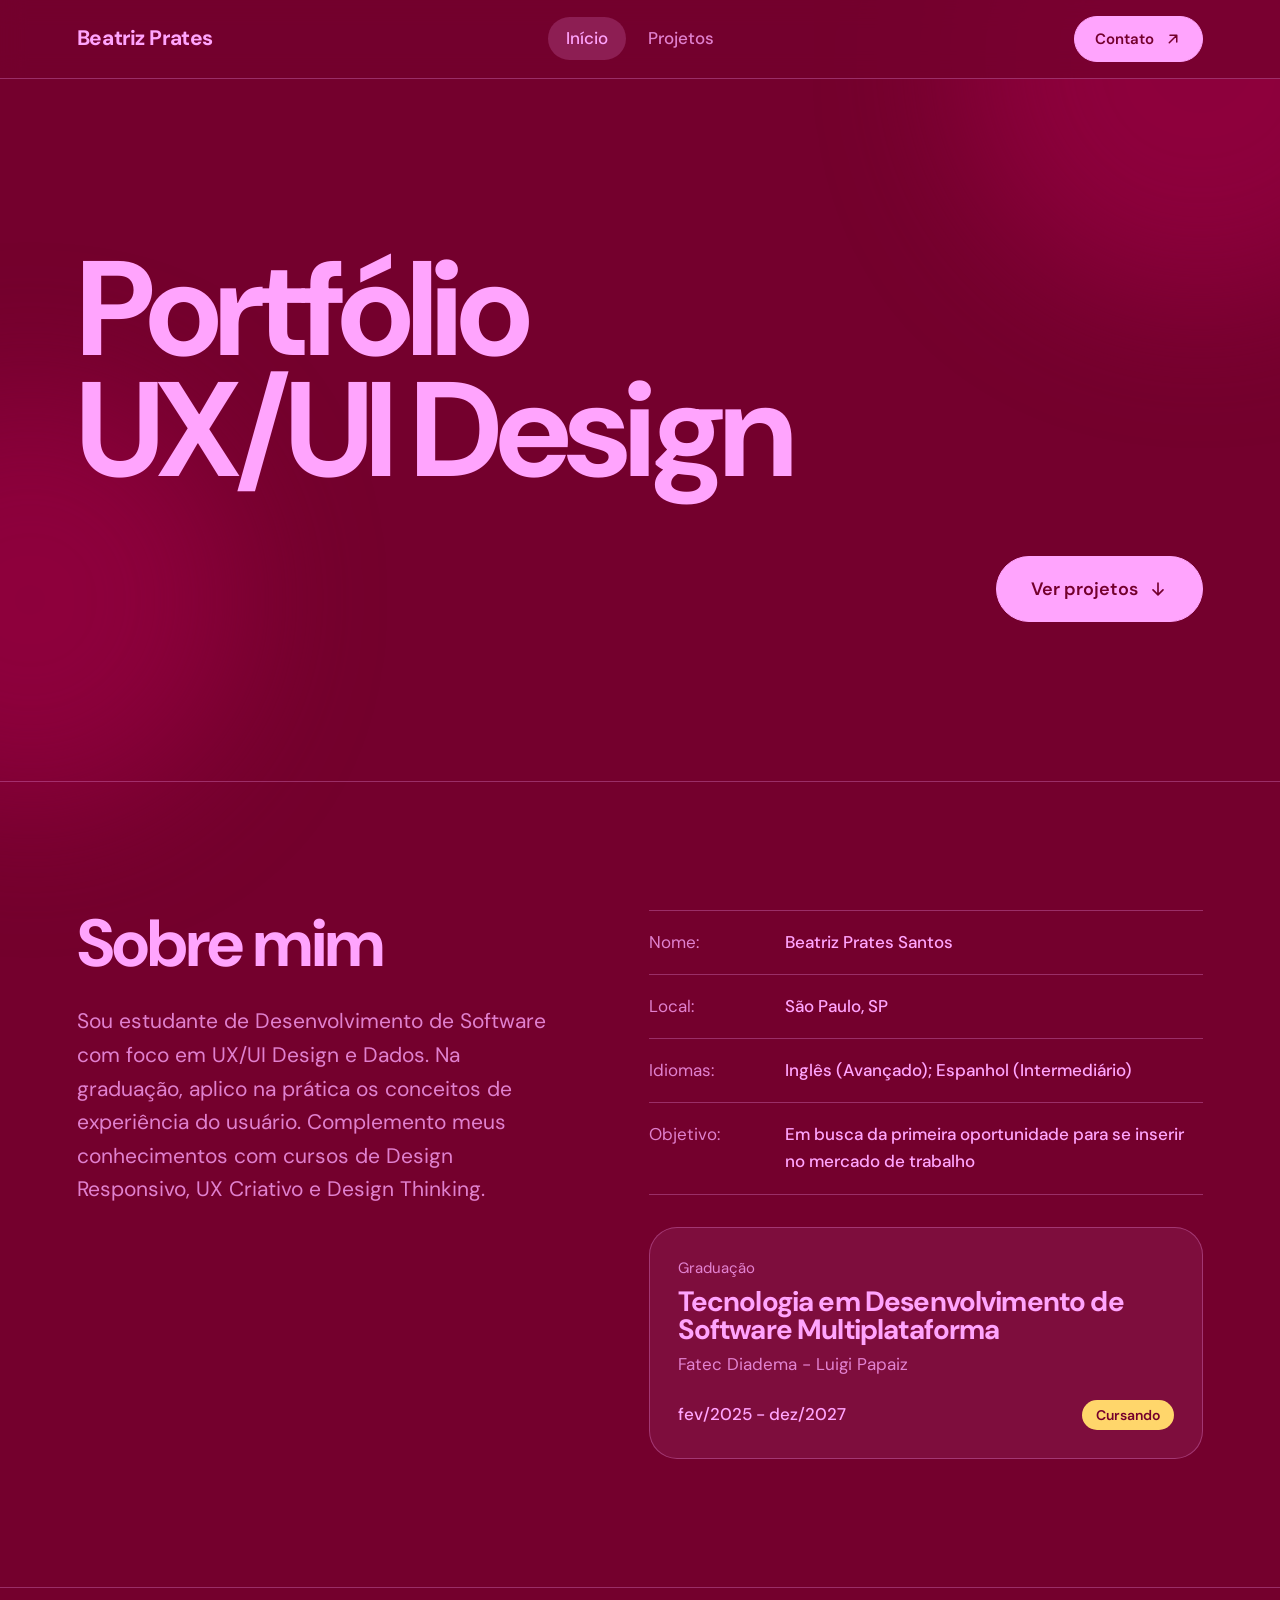
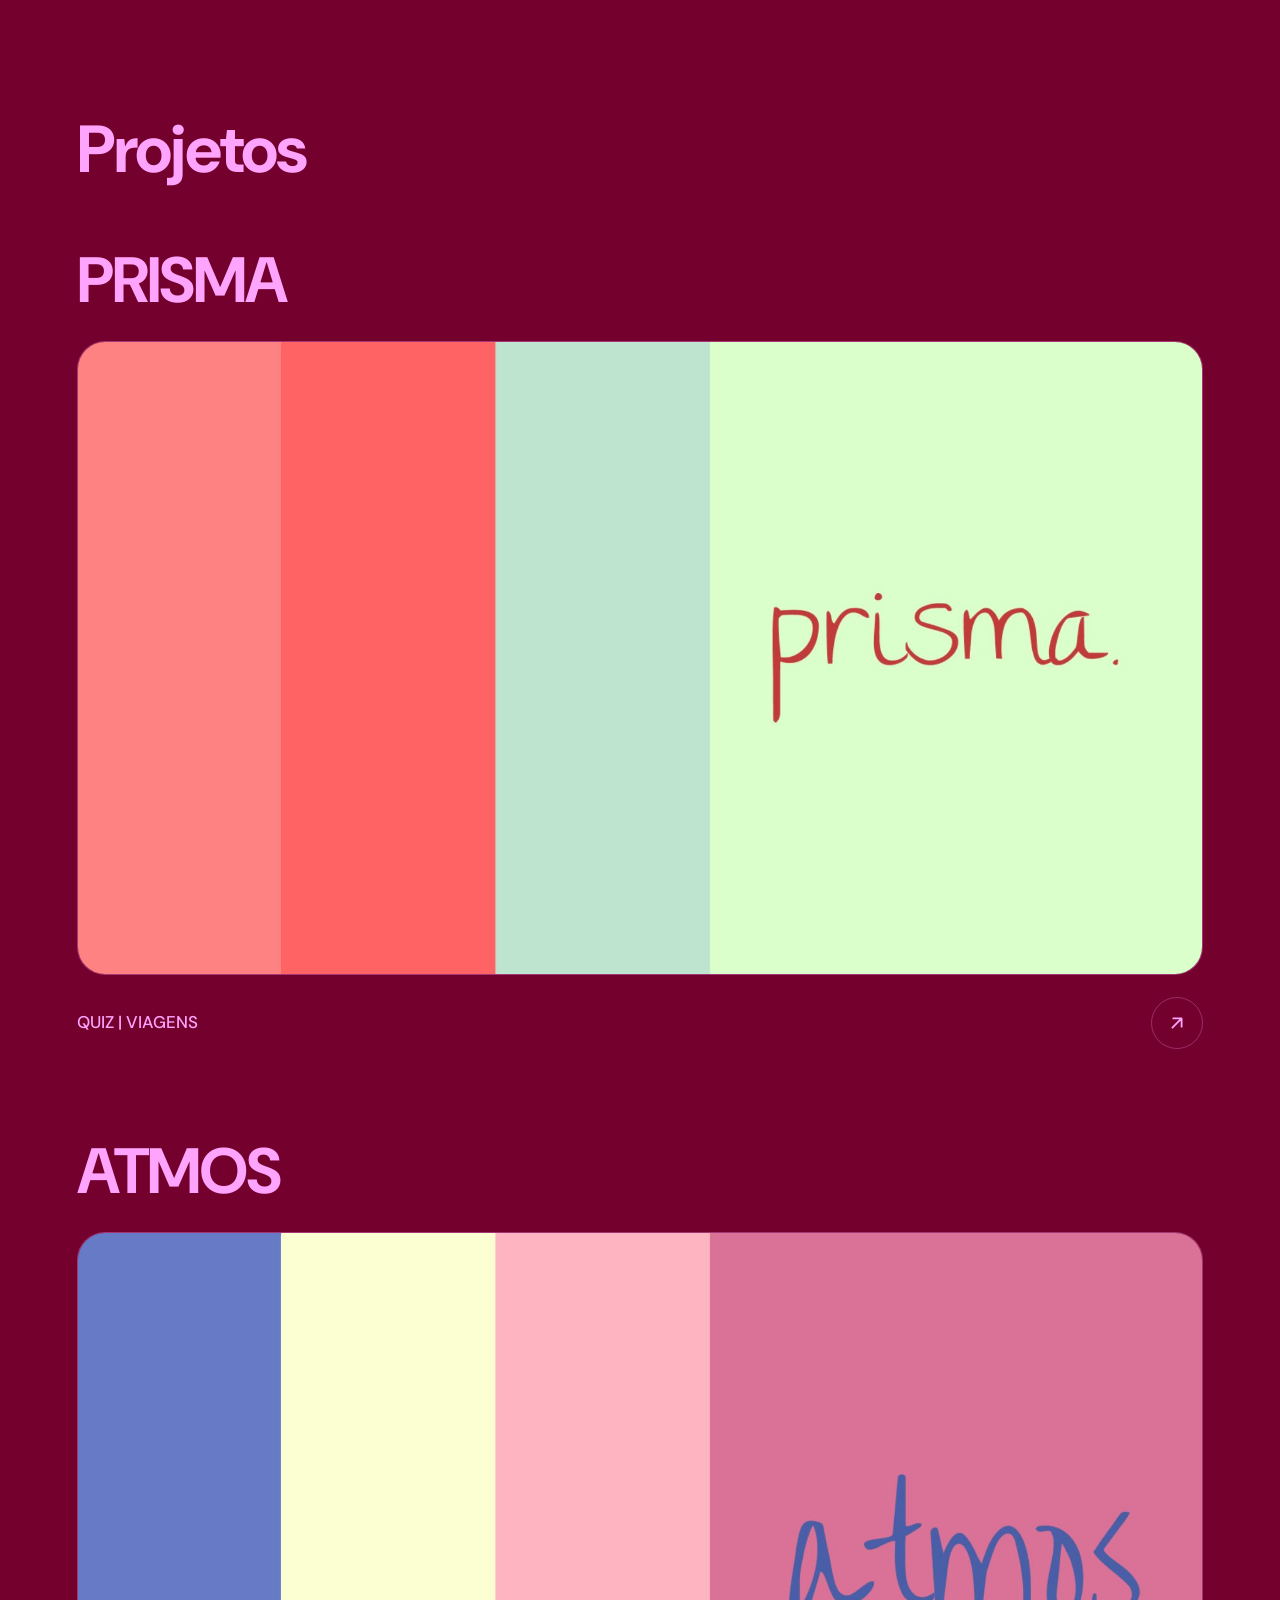
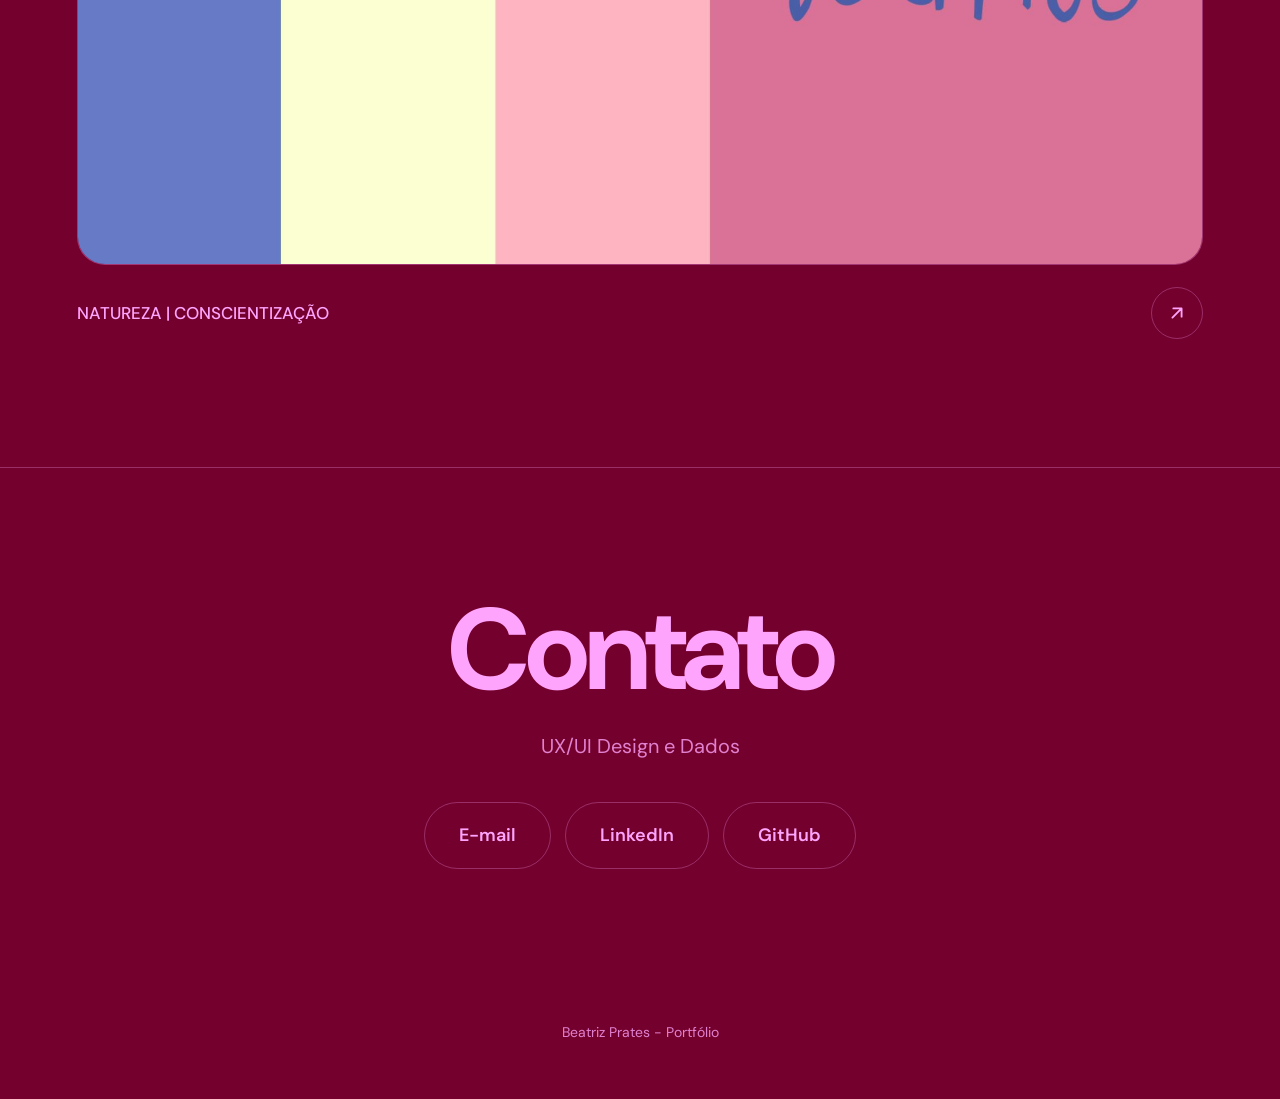
<file: index.html>
<!DOCTYPE html>
<html lang="pt-BR">
<head>
<meta charset="UTF-8">
<meta name="viewport" content="width=device-width, initial-scale=1.0">
<title>Beatriz Prates | Portfólio</title>
<link rel="icon" type="image/png" href="img/pratesicon.png">
<link rel="preconnect" href="https://fonts.googleapis.com">
<link rel="preconnect" href="https://fonts.gstatic.com" crossorigin>
<link href="https://fonts.googleapis.com/css2?family=DM+Sans:wght@400;500;600;700&display=swap" rel="stylesheet">
<link rel="stylesheet" href="style.css">
</head>
<body>

<div class="blob blob-a" aria-hidden="true"></div>
<div class="blob blob-b" aria-hidden="true"></div>

<header class="site-header">
  <a href="#topo" class="brand">Beatriz Prates</a>

  <nav class="nav-links" id="menu" aria-label="Seções">
    <a href="#topo" class="nav-link">Início</a>
    <a href="#projetos" class="nav-link">Projetos</a>
    <a href="#contato" class="nav-link nav-contact">Contato</a>
  </nav>

  <div class="header-actions">
    <button class="menu-toggle" type="button" aria-expanded="false" aria-controls="menu">Menu</button>
    <a href="#contato" class="btn btn-primary btn-sm header-cta">
      Contato
      <svg viewBox="0 0 24 24" width="18" height="18" fill="none" stroke="currentColor" stroke-width="2" stroke-linecap="round" stroke-linejoin="round" aria-hidden="true"><path d="M7 17 17 7M8 7h9v9"/></svg>
    </a>
  </div>
</header>

<main>

  <section class="hero" id="topo">
    <h1 class="hero-title">Portfólio<br>UX/UI Design</h1>

    <div class="hero-foot">
      <p class="hero-sub">
        
      </p>
      <a href="#projetos" class="btn btn-primary btn-lg">
        Ver projetos
        <svg viewBox="0 0 24 24" width="20" height="20" fill="none" stroke="currentColor" stroke-width="2" stroke-linecap="round" stroke-linejoin="round" aria-hidden="true"><path d="M12 5v14M6 13l6 6 6-6"/></svg>
      </a>
    </div>
  </section>

  <section class="about" id="sobre">
    <div class="about-head">
      <h2 class="section-title">Sobre mim</h2>
      <p class="about-text">
       Sou estudante de Desenvolvimento de Software com foco em UX/UI Design e Dados. Na graduação, aplico na prática os conceitos de experiência do usuário. Complemento meus conhecimentos com cursos de Design Responsivo, UX Criativo e Design Thinking.
      </p>
    </div>

    <div class="about-body">
      <dl class="facts">
        <div class="fact">
          <dt>Nome:</dt>
          <dd>Beatriz Prates Santos</dd>
        </div>
        <div class="fact">
          <dt>Local:</dt>
          <dd>São Paulo, SP</dd>
        </div>
        <div class="fact">
          <dt>Idiomas:</dt>
          <dd>Inglês (Avançado); Espanhol (Intermediário)</dd>
        </div>
        <div class="fact">
          <dt>Objetivo:</dt>
          <dd>Em busca da primeira oportunidade para se inserir no mercado de trabalho</dd>
        </div>
      </dl>

      <article class="edu">
        <p class="edu-label">Graduação</p>
        <h3 class="edu-title">Tecnologia em Desenvolvimento de Software Multiplataforma</h3>
        <p class="edu-place">Fatec Diadema - Luigi Papaiz</p>
        <div class="edu-foot">
          <span class="edu-date">fev/2025 - dez/2027</span>
          <span class="pill">Cursando</span>
        </div>
      </article>
    </div>
  </section>

  <section class="projects" id="projetos">
    <h2 class="section-title">Projetos</h2>

    <div class="project-list">

      <a href="página.html" class="project">
        <div class="project-head">
          <h3 class="project-title">PRISMA</h3>
        </div>

        <div class="project-media">
          <img src="img/prismaimg.jpg" alt="Tela do site Prisma" onerror="this.style.display='none'">
        </div>

        <div class="project-info">
          <p class="project-caption">QUIZ | VIAGENS </p>
          <span class="project-arrow" aria-hidden="true"><svg viewBox="0 0 24 24" width="22" height="22" fill="none" stroke="currentColor" stroke-width="2" stroke-linecap="round" stroke-linejoin="round" aria-hidden="true"><path d="M7 17 17 7M8 7h9v9"/></svg></span>
        </div>
      </a>

      <a href="página1.html" class="project">
        <div class="project-head">
          <h3 class="project-title">ATMOS</h3>
        </div>

        <div class="project-media">
          <img src="img/atmosimg.jpg" alt="Tela do site Atmos" onerror="this.style.display='none'">
        </div>

        <div class="project-info">
          <p class="project-caption">NATUREZA | CONSCIENTIZAÇÃO</p>
          <span class="project-arrow" aria-hidden="true"><svg viewBox="0 0 24 24" width="22" height="22" fill="none" stroke="currentColor" stroke-width="2" stroke-linecap="round" stroke-linejoin="round" aria-hidden="true"><path d="M7 17 17 7M8 7h9v9"/></svg></span>
        </div>
      </a>

    </div>
  </section>

  <section class="contact" id="contato">
    <h2 class="contact-title">Contato</h2>
    <p class="contact-sub">UX/UI Design e Dados</p>
    <div class="contact-actions">
      <a href="mailto:pratesbeatriz30@gmail.com" class="btn btn-ghost btn-lg">E-mail</a>
      <a href="https://www.linkedin.com/in/beatriz-prates-1a40a5343/" target="_blank" rel="noopener" class="btn btn-ghost btn-lg">LinkedIn</a>
      <a href="https://github.com/beatrizpratess" target="_blank" rel="noopener" class="btn btn-ghost btn-lg">GitHub</a>
    </div>
  </section>

</main>

<footer class="footer">
  <p>Beatriz Prates - Portfólio</p>
</footer>

<script src="script.js"></script>
</body>
</html>
</file>
<file: style.css>
:root {
  --bg: #74002D;
  --ink: #FFA4FD;
  --ink-soft: rgba(255, 164, 253, 0.78);
  --line: rgba(255, 164, 253, 0.28);
  --tint: rgba(255, 164, 253, 0.08);
  --tint-strong: rgba(255, 164, 253, 0.18);
  --accent: #FFD66B;

  --font-display: 'DM Sans', system-ui, sans-serif;
  --font-body: 'DM Sans', system-ui, sans-serif;

  --radius: 28px;
  --gutter: max(20px, 6vw, calc((100vw - 1240px) / 2));
}

* { box-sizing: border-box; }

html {
  scroll-behavior: smooth;
  scroll-padding-top: 84px;
  -webkit-text-size-adjust: 100%;
}

@media (prefers-reduced-motion: reduce) {
  html { scroll-behavior: auto; }
  * { animation-duration: 0.001ms !important; animation-iteration-count: 1 !important; transition-duration: 0.001ms !important; }
}

body {
  margin: 0;
  background: var(--bg);
  color: var(--ink);
  font-family: var(--font-body);
  font-size: 17px;
  line-height: 1.6;
  overflow-x: hidden;
}

h1, h2, h3 {
  font-family: var(--font-display);
  font-weight: 700;
  letter-spacing: -0.03em;
  line-height: 1.02;
  margin: 0;
}

p { margin: 0; }

a { color: inherit; text-decoration: none; }

a:focus-visible {
  outline: 3px solid var(--accent);
  outline-offset: 3px;
}

::selection { background: var(--accent); color: var(--bg); }

.accent { color: var(--accent); }

section {
  position: relative;
  padding: clamp(72px, 10vw, 128px) var(--gutter);
}

.section-title {
  font-size: clamp(38px, 5.2vw, 68px);
}


.blob {
  position: fixed;
  border-radius: 50%;
  filter: blur(70px);
  z-index: -1;
  opacity: 0.55;
  background: #A3004A;
}
.blob-a { width: 480px; height: 480px; top: -180px; right: -160px; }
.blob-b { width: 420px; height: 420px; bottom: 10%; left: -180px; }


.site-header {
  position: sticky;
  top: 0;
  z-index: 50;
  display: grid;
  grid-template-columns: 1fr auto 1fr;
  align-items: center;
  gap: 16px;
  padding: 14px var(--gutter);
  background: rgba(116, 0, 45, 0.78);
  -webkit-backdrop-filter: blur(12px);
  backdrop-filter: blur(12px);
  border-bottom: 1px solid var(--line);
}

.brand {
  font-family: var(--font-display);
  font-weight: 700;
  font-size: 21px;
  letter-spacing: -0.02em;
  padding: 8px 0;
}

.nav-links { display: flex; gap: 4px; }

.nav-link {
  padding: 8px 18px;
  border-radius: 999px;
  font-weight: 500;
  color: var(--ink-soft);
  transition: background 0.25s ease, color 0.25s ease;
}
.nav-link:hover { color: var(--ink); }
.nav-link.is-active { background: var(--tint-strong); color: var(--ink); }

.header-actions {
  display: flex;
  align-items: center;
  justify-content: flex-end;
  gap: 10px;
}

.menu-toggle {
  display: none;
  background: transparent;
  color: var(--ink);
  border: 1.5px solid var(--line);
  border-radius: 999px;
  padding: 10px 20px;
  font-family: var(--font-body);
  font-size: 15px;
  font-weight: 600;
  line-height: 1.2;
  cursor: pointer;
}

.nav-contact { display: none; }


.btn {
  display: inline-flex;
  align-items: center;
  gap: 10px;
  padding: 14px 26px;
  border-radius: 999px;
  border: 1.5px solid var(--ink);
  font-weight: 600;
  font-size: 16px;
  white-space: nowrap;
  transition: transform 0.25s ease, border-color 0.25s ease;
}
.btn:hover { transform: translateY(-2px); }
.btn svg { flex-shrink: 0; }

.btn-primary { background: var(--ink); color: var(--bg); }
.btn-ghost { background: transparent; color: var(--ink); border-color: var(--line); }
.btn-ghost:hover { border-color: var(--ink); }

.btn-sm { padding: 10px 20px; font-size: 15px; }
.btn-lg { padding: 18px 34px; font-size: 18px; }


.hero {
  min-height: 78vh;
  min-height: 78svh;
  display: flex;
  flex-direction: column;
  justify-content: center;
  padding-top: clamp(64px, 9vw, 120px);
  padding-bottom: clamp(56px, 8vw, 104px);
}

.hero-title {
  font-size: clamp(52px, 10.5vw, 152px);
  line-height: 0.9;
  letter-spacing: -0.045em;
  opacity: 0;
  animation: rise 0.9s ease forwards 0.1s;
}

.hero-foot {
  display: flex;
  justify-content: space-between;
  align-items: flex-end;
  flex-wrap: wrap;
  gap: 32px;
  margin-top: clamp(36px, 5vw, 64px);
  opacity: 0;
  animation: rise 0.9s ease forwards 0.35s;
}

.hero-sub {
  max-width: 46ch;
  font-size: 20px;
  color: var(--ink-soft);
}

@keyframes rise {
  from { opacity: 0; transform: translateY(24px); }
  to   { opacity: 1; transform: translateY(0); }
}


.about {
  display: grid;
  grid-template-columns: 1fr 1.15fr;
  gap: clamp(40px, 7vw, 96px);
  align-items: start;
  border-top: 1px solid var(--line);
}

.about-text {
  max-width: 34ch;
  margin-top: 28px;
  font-size: 21px;
  color: var(--ink-soft);
}

.facts { margin: 0; border-top: 1px solid var(--line); }
.fact {
  display: grid;
  grid-template-columns: 120px 1fr;
  gap: 16px;
  padding: 18px 0;
  border-bottom: 1px solid var(--line);
}
.fact dt { color: var(--ink-soft); }
.fact dd { margin: 0; font-weight: 500; }

.edu {
  margin-top: 32px;
  padding: 28px;
  border-radius: var(--radius);
  background: var(--tint);
  border: 1px solid var(--line);
}
.edu-label { font-size: 15px; color: var(--ink-soft); }
.edu-title { font-size: 28px; margin: 8px 0 6px; }
.edu-place { color: var(--ink-soft); }
.edu-foot {
  display: flex;
  justify-content: space-between;
  align-items: center;
  gap: 12px;
  margin-top: 22px;
}
.edu-date { font-weight: 500; }

.pill {
  padding: 4px 14px;
  border-radius: 999px;
  background: var(--accent);
  color: var(--bg);
  font-size: 14px;
  font-weight: 600;
}


.projects { border-top: 1px solid var(--line); }
.projects .section-title { margin-bottom: clamp(36px, 5vw, 64px); }

.project-list {
  display: grid;
  gap: clamp(56px, 7vw, 96px);
}

.project { display: block; }

.project-head { margin-bottom: 28px; }
.project-title { font-size: clamp(36px, 5vw, 68px); }

.project-media {
  aspect-ratio: 16 / 9;
  border-radius: var(--radius);
  overflow: hidden;
  background: var(--tint);
  border: 1px solid var(--line);
}
.project-media img {
  display: block;
  width: 100%;
  height: 100%;
  object-fit: cover;
  transition: transform 0.6s ease;
}

.project-info {
  display: flex;
  align-items: center;
  justify-content: space-between;
  gap: 20px;
  margin-top: 22px;
}
.project-caption { font-weight: 500; min-width: 0; }

.project-arrow {
  display: flex;
  align-items: center;
  justify-content: center;
  flex-shrink: 0;
  width: 52px;
  height: 52px;
  border-radius: 50%;
  border: 1.5px solid var(--line);
  transition: background 0.25s ease, color 0.25s ease, border-color 0.25s ease, transform 0.25s ease;
}

@media (hover: hover) {
  .project:hover .project-media img { transform: scale(1.03); }
  .project:hover .project-arrow {
    background: var(--accent);
    color: var(--bg);
    border-color: var(--accent);
    transform: rotate(45deg);
  }
}


.contact {
  text-align: center;
  border-top: 1px solid var(--line);
}

.contact-title {
  font-size: clamp(48px, 9vw, 128px);
  letter-spacing: -0.045em;
  line-height: 0.95;
}

.contact-sub {
  margin: 24px 0 40px;
  font-size: 20px;
  color: var(--ink-soft);
}

.contact-actions {
  display: flex;
  gap: 14px;
  justify-content: center;
  flex-wrap: wrap;
}

.footer {
  text-align: center;
  padding: 24px var(--gutter) 56px;
  font-size: 14px;
  color: var(--ink-soft);
}
.footer-links { display: flex; justify-content: center; gap: 20px; margin-top: 8px; }
.footer-links a:hover { color: var(--ink); text-decoration: underline; }


.case {
  display: grid;
  gap: clamp(64px, 9vw, 112px);
  padding-top: clamp(48px, 7vw, 96px);
}

.case-row {
  display: grid;
  grid-template-columns: 1.5fr 1fr;
  gap: clamp(28px, 5vw, 72px);
  align-items: start;
}

.case-heading {
  display: flex;
  flex-wrap: wrap;
  align-items: center;
  gap: 12px 18px;
  margin-bottom: 20px;
}
.case-title { font-size: clamp(30px, 4vw, 52px); }

.case-row-text p,
.case-block > p {
  max-width: 64ch;
  font-size: clamp(18px, 1.6vw, 21px);
  color: var(--ink-soft);
}
.case-row-text p + p { margin-top: 16px; }

.case-figure {
  margin: 0;
  border-radius: var(--radius);
  overflow: hidden;
  background: var(--tint);
  border: 1px solid var(--line);
}
.case-figure img { display: block; width: 100%; height: auto; }

.case-row .case-figure img {
  aspect-ratio: 1 / 1;
  object-fit: cover;
  object-position: top;
}
.case-block .case-figure { margin-top: clamp(24px, 3vw, 36px); }


@media (max-width: 900px) {
  .site-header { grid-template-columns: 1fr auto; }

  .menu-toggle { display: inline-flex; }
  .header-cta { display: none; }

  .nav-links {
    display: none;
    position: absolute;
    top: 100%;
    left: 0;
    right: 0;
    flex-direction: column;
    gap: 0;
    padding: 8px var(--gutter) 20px;
    background: #74002D;
    border-bottom: 1px solid var(--line);
  }
  .nav-links.is-open { display: flex; }
  .nav-links .nav-link {
    padding: 16px 0;
    border-radius: 0;
    border-bottom: 1px solid var(--line);
    background: transparent;
    font-size: 18px;
  }
  .nav-links .nav-link.is-active { background: transparent; color: var(--accent); }
  .nav-links .nav-contact { display: block; border-bottom: 0; }

  .about,
  .case-row { grid-template-columns: 1fr; }
}

@media (max-width: 600px) {
  :root { --radius: 20px; }
  body { font-size: 16px; }

  .blob-a { width: 300px; height: 300px; top: -120px; right: -120px; }
  .blob-b { width: 260px; height: 260px; left: -120px; }

  .site-header { padding-top: 12px; padding-bottom: 12px; }
  .brand { font-size: 18px; }

  .hero { min-height: 70vh; min-height: 70svh; padding-top: 56px; padding-bottom: 56px; }
  .hero-title { font-size: clamp(36px, 12vw, 64px); }
  .hero-foot { flex-direction: column; align-items: stretch; gap: 24px; }
  .hero-sub { font-size: 18px; }
  .hero-foot .btn { justify-content: center; }

  .about-text { font-size: 19px; }
  .fact { grid-template-columns: 1fr; gap: 2px; padding: 16px 0; }
  .edu { padding: 22px; }
  .edu-title { font-size: 23px; }

  .project-media { aspect-ratio: 4 / 3; }
  .project-info { margin-top: 16px; }
  .project-arrow { width: 40px; height: 40px; }
  .project-arrow svg { width: 18px; height: 18px; }

  .contact-sub { font-size: 18px; }

  .contact-actions { flex-direction: column; align-items: stretch; }
  .contact-actions .btn { justify-content: center; }
}
</file>
